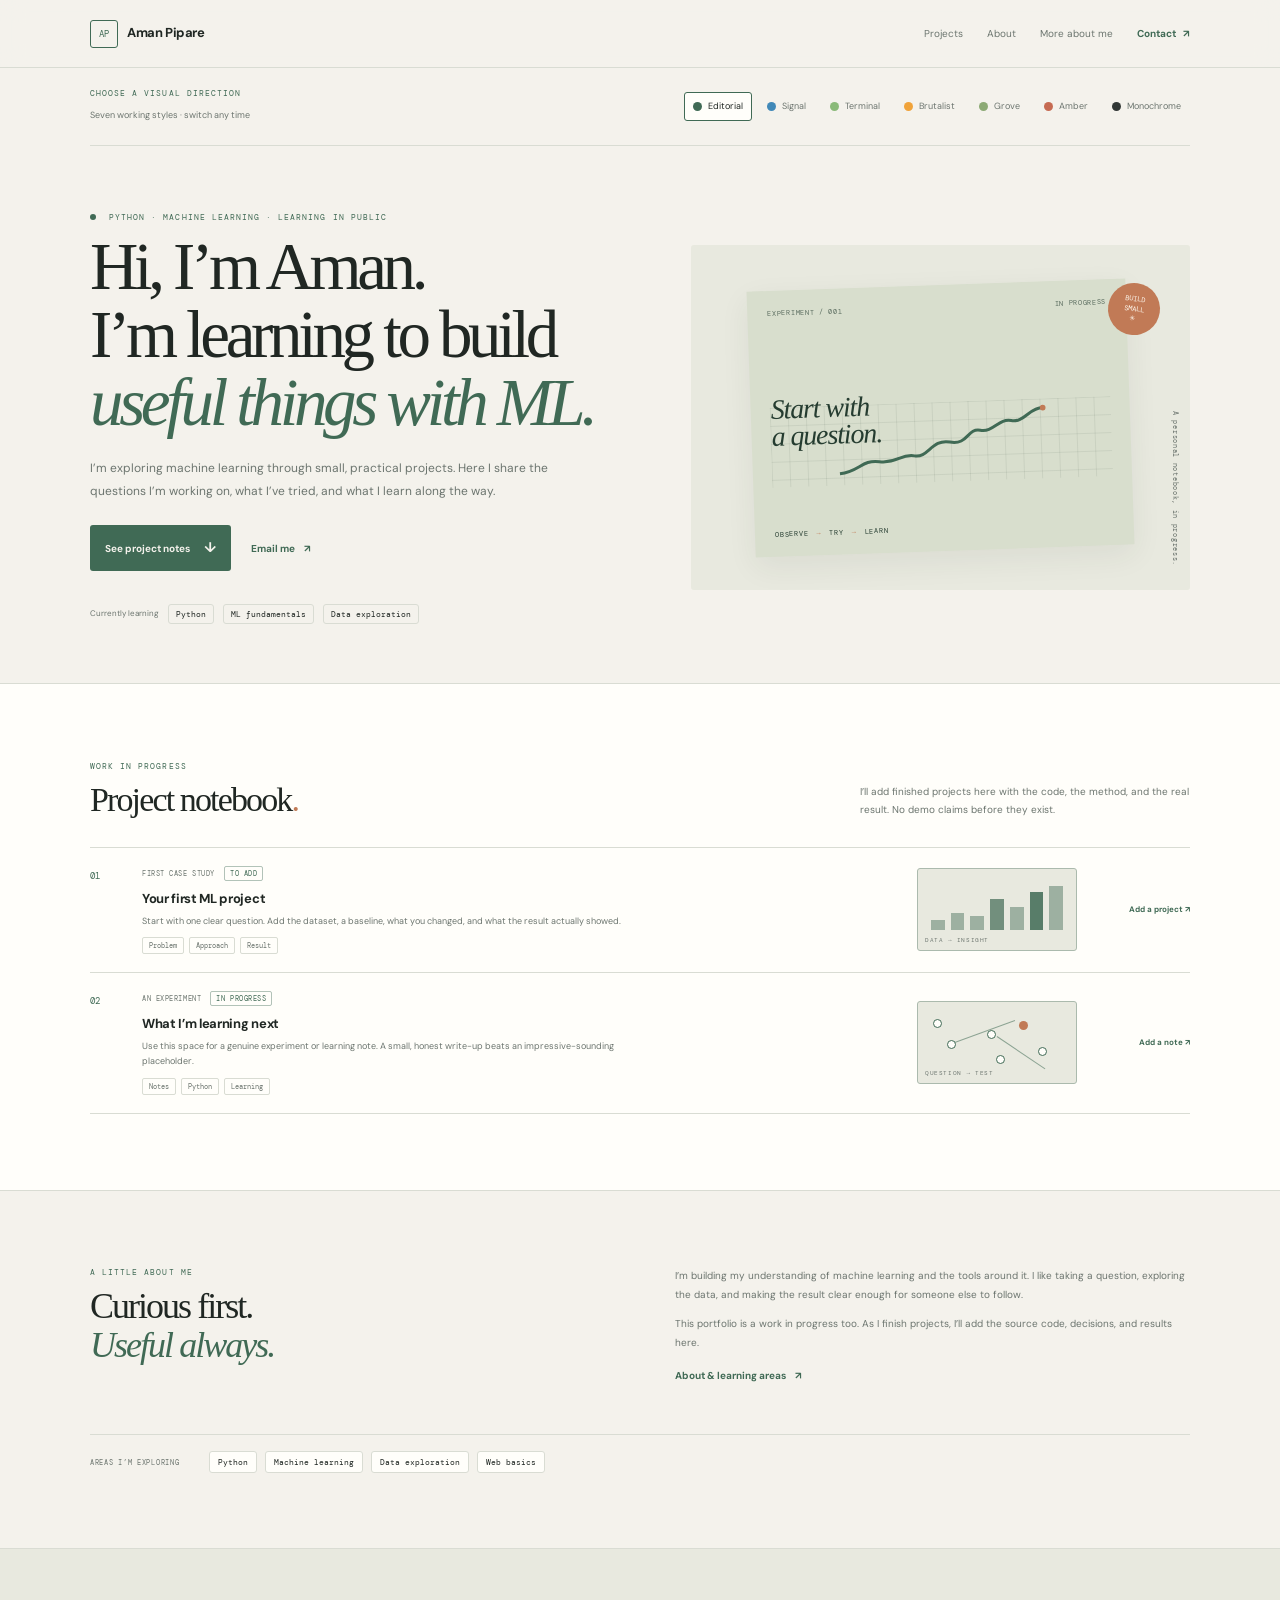
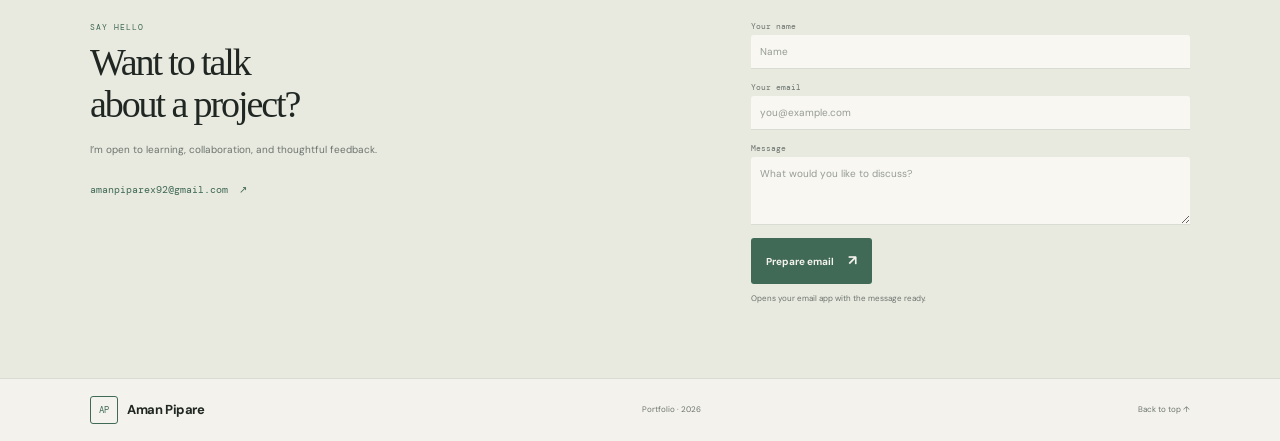
<file: portfolio-website/index.html>
<!doctype html>
<html lang="en">
<head>
  <meta charset="utf-8"><meta name="viewport" content="width=device-width, initial-scale=1"><meta name="theme-color" content="#f5f2eb">
  <meta name="description" content="Aman Pipare — learning machine learning through small, practical projects.">
  <title>Aman Pipare — Portfolio</title>
  <link rel="preconnect" href="https://fonts.googleapis.com"><link rel="preconnect" href="https://fonts.gstatic.com" crossorigin>
  <link href="https://fonts.googleapis.com/css2?family=DM+Mono:wght@400;500&family=DM+Sans:wght@400;500;600;700&family=Manrope:wght@400;500;600;700;800&display=swap" rel="stylesheet">
  <link rel="stylesheet" href="styles.css"><script src="script.js" defer></script>
</head>
<body data-theme="editorial">
  <a class="skip-link" href="#main">Skip to content</a>
  <header class="site-header"><div class="container nav-wrap"><a class="brand" href="index.html"><span class="brand-mark">AP</span><span>Aman Pipare</span></a><nav class="site-nav" aria-label="Main navigation"><a href="#work">Projects</a><a href="#about">About</a><a href="about.html">More about me</a><a href="#contact">Contact <span>↗</span></a></nav></div></header>
  <main id="main">
    <section class="theme-console container" aria-labelledby="theme-title"><div class="theme-copy"><p class="eyebrow" id="theme-title">Choose a visual direction</p><span class="theme-hint">Seven working styles · switch any time</span></div><div class="theme-options" role="group" aria-label="Portfolio themes"><button class="theme-option" type="button" data-set-theme="editorial" aria-pressed="true"><i></i><span>Editorial</span></button><button class="theme-option" type="button" data-set-theme="signal" aria-pressed="false"><i></i><span>Signal</span></button><button class="theme-option" type="button" data-set-theme="terminal" aria-pressed="false"><i></i><span>Terminal</span></button><button class="theme-option" type="button" data-set-theme="brutalist" aria-pressed="false"><i></i><span>Brutalist</span></button><button class="theme-option" type="button" data-set-theme="grove" aria-pressed="false"><i></i><span>Grove</span></button><button class="theme-option" type="button" data-set-theme="amber" aria-pressed="false"><i></i><span>Amber</span></button><button class="theme-option" type="button" data-set-theme="mono" aria-pressed="false"><i></i><span>Monochrome</span></button></div></section>
    <section class="hero container"><div class="hero-copy"><p class="eyebrow"><span class="availability-dot"></span> Python · Machine learning · Learning in public</p><h1>Hi, I’m Aman.<br>I’m learning to build<br><em>useful things with ML.</em></h1><p class="hero-lede">I’m exploring machine learning through small, practical projects. Here I share the questions I’m working on, what I’ve tried, and what I learn along the way.</p><div class="hero-actions"><a class="button button-primary" href="#work">See project notes <span>↓</span></a><a class="text-link" href="mailto:amanpiparex92@gmail.com">Email me <span>↗</span></a></div><div class="hero-meta"><span>Currently learning</span><b>Python</b><b>ML fundamentals</b><b>Data exploration</b></div></div>
      <div class="hero-art" aria-label="Illustration of a small machine learning experiment"><div class="art-paper"><div class="art-top"><span>EXPERIMENT / 001</span><span>IN PROGRESS</span></div><div class="art-title">Start with<br>a question.</div><div class="art-chart"><div class="chart-grid"></div><svg viewBox="0 0 360 140" role="img" aria-label="Decorative learning curve illustration"><path class="chart-path" d="M0 120 C35 117 39 96 70 101 S108 88 132 93 S163 64 195 71 S226 47 249 52 S282 32 304 37 S337 15 360 16"/><circle class="chart-point" cx="360" cy="16" r="5"/></svg></div><div class="art-footer"><span>OBSERVE</span><i>→</i><span>TRY</span><i>→</i><span>LEARN</span></div></div><span class="art-sticker">BUILD<br>SMALL<br>✳</span><span class="art-side-note">A personal notebook, in progress.</span></div></section>
    <section class="work-section" id="work"><div class="container"><div class="section-heading"><div><p class="eyebrow">Work in progress</p><h2>Project notebook<span class="accent-mark">.</span></h2></div><p class="section-intro">I’ll add finished projects here with the code, the method, and the real result. No demo claims before they exist.</p></div><div class="project-list"><article class="project-row"><div class="project-index">01</div><div class="project-copy"><div class="project-meta"><span>FIRST CASE STUDY</span><span class="status-pill">TO ADD</span></div><h3>Your first ML project</h3><p>Start with one clear question. Add the dataset, a baseline, what you changed, and what the result actually showed.</p><div class="tag-list"><span>Problem</span><span>Approach</span><span>Result</span></div></div><div class="project-visual visual-one" aria-hidden="true"><div class="visual-bars"><i></i><i></i><i></i><i></i><i></i><i></i><i></i></div><span>DATA → INSIGHT</span></div><a class="project-arrow" href="mailto:amanpiparex92@gmail.com?subject=Project%20portfolio">Add a project ↗</a></article><article class="project-row"><div class="project-index">02</div><div class="project-copy"><div class="project-meta"><span>AN EXPERIMENT</span><span class="status-pill">IN PROGRESS</span></div><h3>What I’m learning next</h3><p>Use this space for a genuine experiment or learning note. A small, honest write-up beats an impressive-sounding placeholder.</p><div class="tag-list"><span>Notes</span><span>Python</span><span>Learning</span></div></div><div class="project-visual visual-two" aria-hidden="true"><div class="node-map"><i></i><i></i><i></i><i></i><i></i><b></b></div><span>QUESTION → TEST</span></div><a class="project-arrow" href="mailto:amanpiparex92@gmail.com?subject=Portfolio%20note">Add a note ↗</a></article></div></div></section>
    <section class="about-section" id="about"><div class="container about-layout"><div><p class="eyebrow">A little about me</p><h2>Curious first.<br><em>Useful always.</em></h2></div><div class="about-text"><p>I’m building my understanding of machine learning and the tools around it. I like taking a question, exploring the data, and making the result clear enough for someone else to follow.</p><p>This portfolio is a work in progress too. As I finish projects, I’ll add the source code, decisions, and results here.</p><a class="text-link" href="about.html">About &amp; learning areas <span>↗</span></a></div></div><div class="container skills-line"><span>AREAS I’M EXPLORING</span><div><b>Python</b><b>Machine learning</b><b>Data exploration</b><b>Web basics</b></div></div></section>
    <section class="contact-section" id="contact"><div class="container contact-layout"><div><p class="eyebrow">Say hello</p><h2>Want to talk<br>about a project?</h2><p class="contact-note">I’m open to learning, collaboration, and thoughtful feedback.</p><a class="email-link" href="mailto:amanpiparex92@gmail.com">amanpiparex92@gmail.com <span>↗</span></a></div><form class="contact-form" id="contact-form"><label for="name">Your name</label><input id="name" name="name" autocomplete="name" placeholder="Name" required><label for="email">Your email</label><input id="email" name="email" type="email" autocomplete="email" placeholder="you@example.com" required><label for="message">Message</label><textarea id="message" name="message" rows="3" placeholder="What would you like to discuss?" required></textarea><button class="button button-primary" type="submit">Prepare email <span>↗</span></button><p class="form-note" id="form-note" aria-live="polite">Opens your email app with the message ready.</p></form></div></section>
  </main><footer class="site-footer"><div class="container footer-inner"><a class="brand" href="index.html"><span class="brand-mark">AP</span><span>Aman Pipare</span></a><span>Portfolio · <span data-year></span></span><a href="#main">Back to top ↑</a></div></footer>
</body></html>
</file>
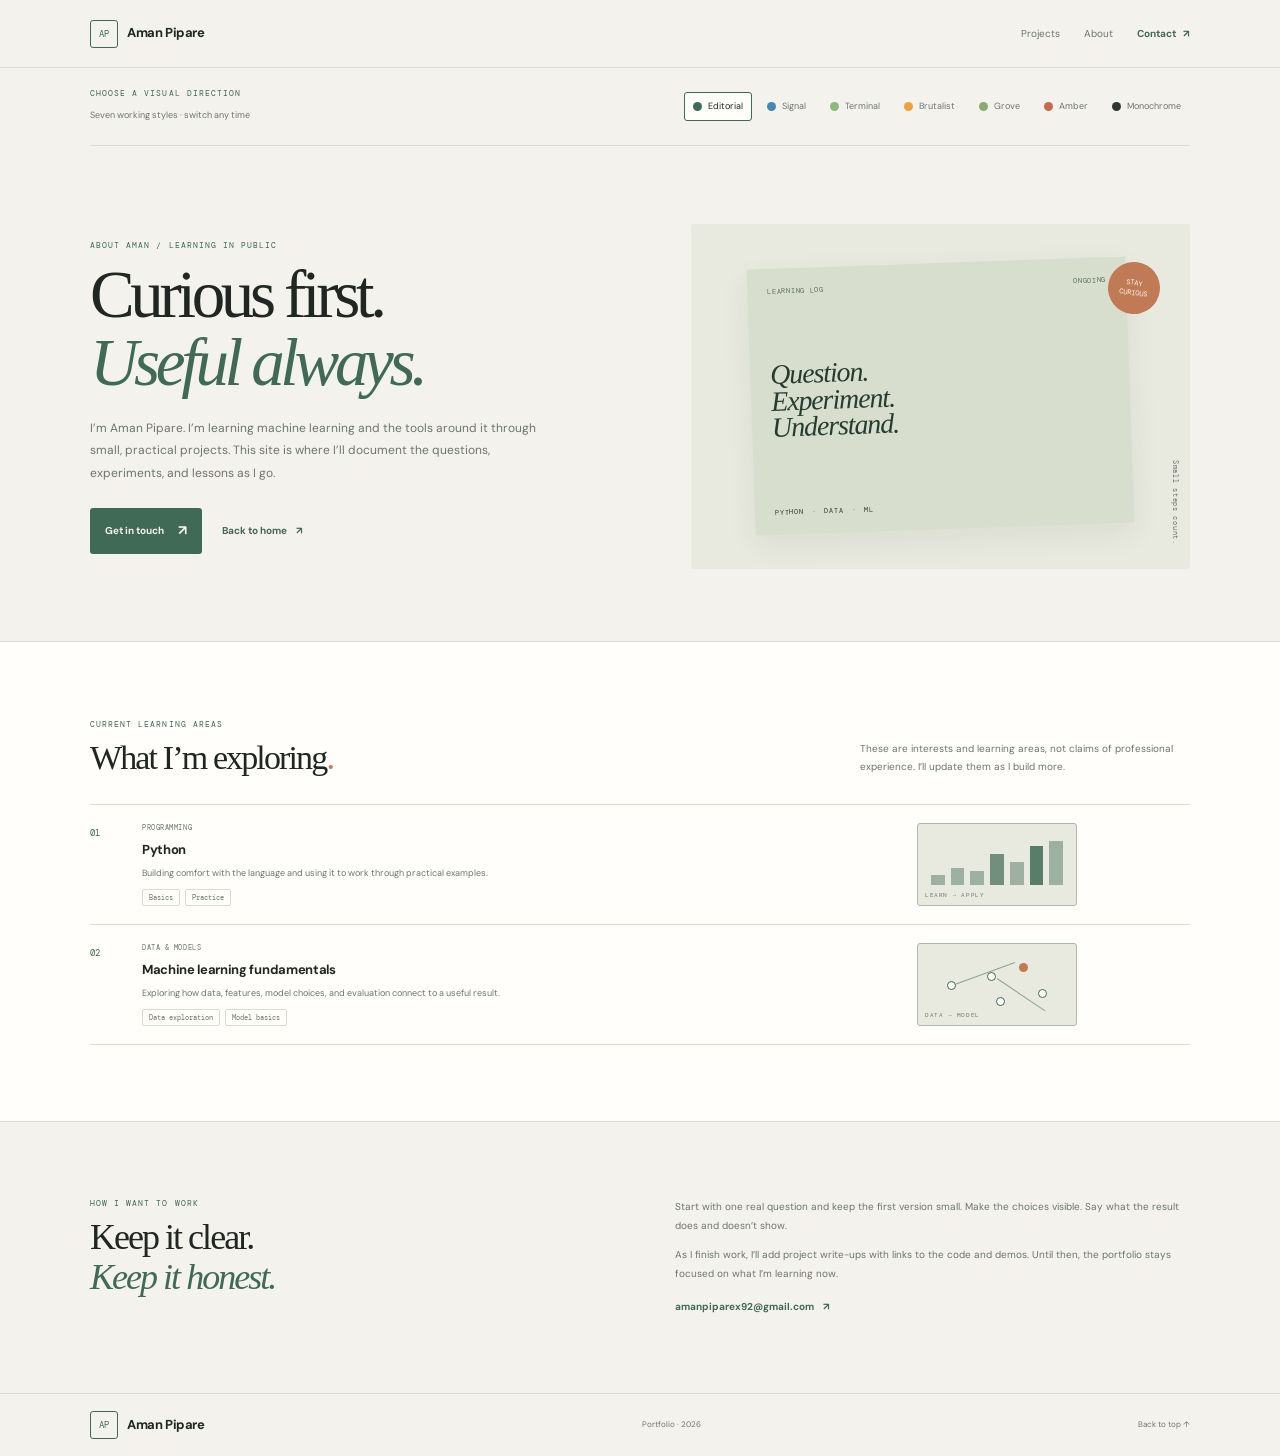
<file: portfolio-website/about.html>
<!doctype html>
<html lang="en"><head><meta charset="utf-8"><meta name="viewport" content="width=device-width, initial-scale=1"><meta name="theme-color" content="#f4f2ec"><meta name="description" content="About Aman Pipare and current learning areas in Python and machine learning."><title>About — Aman Pipare</title><link rel="preconnect" href="https://fonts.googleapis.com"><link rel="preconnect" href="https://fonts.gstatic.com" crossorigin><link href="https://fonts.googleapis.com/css2?family=DM+Mono:wght@400;500&family=DM+Sans:wght@400;500;600;700&family=Manrope:wght@400;500;600;700;800&display=swap" rel="stylesheet"><link rel="stylesheet" href="styles.css"><script src="script.js" defer></script></head>
<body data-theme="editorial"><a class="skip-link" href="#main">Skip to content</a><header class="site-header"><div class="container nav-wrap"><a class="brand" href="index.html"><span class="brand-mark">AP</span><span>Aman Pipare</span></a><nav class="site-nav" aria-label="Main navigation"><a href="index.html#work">Projects</a><a href="about.html">About</a><a href="index.html#contact">Contact <span>↗</span></a></nav></div></header>
<main id="main"><section class="theme-console container" aria-labelledby="theme-title"><div class="theme-copy"><p class="eyebrow" id="theme-title">Choose a visual direction</p><span class="theme-hint">Seven working styles · switch any time</span></div><div class="theme-options" role="group" aria-label="Portfolio themes"><button class="theme-option" type="button" data-set-theme="editorial" aria-pressed="true"><i></i><span>Editorial</span></button><button class="theme-option" type="button" data-set-theme="signal" aria-pressed="false"><i></i><span>Signal</span></button><button class="theme-option" type="button" data-set-theme="terminal" aria-pressed="false"><i></i><span>Terminal</span></button><button class="theme-option" type="button" data-set-theme="brutalist" aria-pressed="false"><i></i><span>Brutalist</span></button><button class="theme-option" type="button" data-set-theme="grove" aria-pressed="false"><i></i><span>Grove</span></button><button class="theme-option" type="button" data-set-theme="amber" aria-pressed="false"><i></i><span>Amber</span></button><button class="theme-option" type="button" data-set-theme="mono" aria-pressed="false"><i></i><span>Monochrome</span></button></div></section>
<section class="hero container"><div class="hero-copy"><p class="eyebrow">About Aman / learning in public</p><h1>Curious first.<br><em>Useful always.</em></h1><p class="hero-lede">I’m Aman Pipare. I’m learning machine learning and the tools around it through small, practical projects. This site is where I’ll document the questions, experiments, and lessons as I go.</p><div class="hero-actions"><a class="button button-primary" href="mailto:amanpiparex92@gmail.com">Get in touch <span>↗</span></a><a class="text-link" href="index.html">Back to home <span>↗</span></a></div></div><div class="hero-art about-art"><div class="art-paper"><div class="art-top"><span>LEARNING LOG</span><span>ONGOING</span></div><div class="art-title">Question.<br>Experiment.<br>Understand.</div><div class="art-footer"><span>PYTHON</span><i>·</i><span>DATA</span><i>·</i><span>ML</span></div></div><span class="art-sticker">STAY<br>CURIOUS</span><span class="art-side-note">Small steps count.</span></div></section>
<section class="work-section"><div class="container"><div class="section-heading"><div><p class="eyebrow">Current learning areas</p><h2>What I’m exploring<span class="accent-mark">.</span></h2></div><p class="section-intro">These are interests and learning areas, not claims of professional experience. I’ll update them as I build more.</p></div><div class="project-list"><article class="project-row"><div class="project-index">01</div><div class="project-copy"><div class="project-meta"><span>PROGRAMMING</span></div><h3>Python</h3><p>Building comfort with the language and using it to work through practical examples.</p><div class="tag-list"><span>Basics</span><span>Practice</span></div></div><div class="project-visual visual-one" aria-hidden="true"><div class="visual-bars"><i></i><i></i><i></i><i></i><i></i><i></i><i></i></div><span>LEARN → APPLY</span></div></article><article class="project-row"><div class="project-index">02</div><div class="project-copy"><div class="project-meta"><span>DATA &amp; MODELS</span></div><h3>Machine learning fundamentals</h3><p>Exploring how data, features, model choices, and evaluation connect to a useful result.</p><div class="tag-list"><span>Data exploration</span><span>Model basics</span></div></div><div class="project-visual visual-two" aria-hidden="true"><div class="node-map"><i></i><i></i><i></i><i></i><b></b></div><span>DATA → MODEL</span></div></article></div></div></section>
<section class="about-section"><div class="container about-layout"><div><p class="eyebrow">How I want to work</p><h2>Keep it clear.<br><em>Keep it honest.</em></h2></div><div class="about-text"><p>Start with one real question and keep the first version small. Make the choices visible. Say what the result does and doesn’t show.</p><p>As I finish work, I’ll add project write-ups with links to the code and demos. Until then, the portfolio stays focused on what I’m learning now.</p><a class="text-link" href="mailto:amanpiparex92@gmail.com">amanpiparex92@gmail.com <span>↗</span></a></div></div></section></main>
<footer class="site-footer"><div class="container footer-inner"><a class="brand" href="index.html"><span class="brand-mark">AP</span><span>Aman Pipare</span></a><span>Portfolio · <span data-year></span></span><a href="#main">Back to top ↑</a></div></footer></body></html>
</file>
<file: portfolio-website/styles.css>
:root{--bg:#f4f2ec;--surface:#fffefa;--surface-2:#ecebe3;--ink:#202723;--muted:#6c756f;--accent:#406a55;--accent-2:#c17a56;--line:#d9dcd3;--display:Georgia,'Times New Roman',serif;--body:'DM Sans',Arial,sans-serif;--mono:'DM Mono',monospace;--radius:3px;--shadow:0 10px 30px #27362b12;--hero-bg:#e8e9df;--art-bg:#d8decd;--art-ink:#253c30}*{box-sizing:border-box}html{scroll-behavior:smooth}body{margin:0;background:var(--bg);color:var(--ink);font:14px/1.7 var(--body);transition:background .25s,color .25s}a{color:inherit;text-decoration:none}button,input,textarea{font:inherit}.container{width:min(1100px,calc(100% - 52px));margin:auto}.skip-link{position:absolute;left:-999px;top:8px;z-index:30;padding:10px;background:var(--ink);color:var(--bg)}.skip-link:focus{left:8px}.site-header{height:68px;position:sticky;top:0;z-index:15;background:color-mix(in srgb,var(--bg) 92%,transparent);backdrop-filter:blur(12px);border-bottom:1px solid var(--line)}.nav-wrap{height:100%;display:flex;justify-content:space-between;align-items:center}.brand{display:flex;align-items:center;gap:9px;font-size:13px;font-weight:700;letter-spacing:-.03em}.brand-mark{width:28px;height:28px;display:grid;place-items:center;border:1px solid var(--accent);color:var(--accent);font:9px var(--mono);border-radius:var(--radius)}.site-nav{display:flex;align-items:center;gap:24px;font-size:10px;color:var(--muted)}.site-nav a:hover{color:var(--accent)}.site-nav a:last-child{color:var(--accent);font-weight:700}.site-nav a span{margin-left:5px}.theme-console{display:flex;align-items:center;justify-content:space-between;gap:18px;padding-block:19px;border-bottom:1px solid var(--line)}.theme-copy{min-width:142px}.eyebrow{margin:0 0 9px;font:8px/1.5 var(--mono);letter-spacing:.13em;text-transform:uppercase;color:var(--accent)}.theme-copy .eyebrow{margin:0 0 3px}.theme-hint{font-size:9px;color:var(--muted)}.theme-options{display:flex;align-items:center;justify-content:flex-end;gap:6px;flex-wrap:wrap}.theme-option{display:flex;align-items:center;gap:6px;padding:6px 8px;border:1px solid transparent;background:transparent;color:var(--muted);font-size:9px;border-radius:var(--radius);cursor:pointer}.theme-option:hover{border-color:var(--line);color:var(--ink)}.theme-option[aria-pressed=true]{border-color:var(--accent);color:var(--ink);background:var(--surface)}.theme-option i{width:9px;height:9px;border-radius:50%;background:#406a55}.theme-option:nth-child(2) i{background:#4189b8}.theme-option:nth-child(3) i{background:#8aba79}.theme-option:nth-child(4) i{background:#f0a33a}.theme-option:nth-child(5) i{background:#8caa75}.theme-option:nth-child(6) i{background:#c66b52}.theme-option:nth-child(7) i{background:#313735}.hero{min-height:495px;padding-block:65px 59px;display:grid;grid-template-columns:1.05fr .95fr;gap:50px;align-items:center}.availability-dot{display:inline-block;width:6px;height:6px;border-radius:50%;background:var(--accent);margin-right:7px}.hero h1{font:400 clamp(42px,5.7vw,67px)/1.02 var(--display);letter-spacing:-.065em;margin:0 0 20px}.hero h1 em{color:var(--accent);font-style:italic}.hero-lede{max-width:470px;color:var(--muted);font-size:12px;line-height:1.9;margin:0}.hero-actions{display:flex;align-items:center;gap:20px;margin-top:23px}.button{display:inline-flex;align-items:center;justify-content:center;gap:14px;padding:10px 14px;border-radius:var(--radius);border:1px solid transparent;background:var(--accent);color:var(--bg);font-size:10px;font-weight:700;transition:transform .16s,background .2s}.button:hover{transform:translateY(-2px)}.button span{font-size:14px}.text-link{font-size:10px;font-weight:700;color:var(--accent)}.text-link span{margin-left:7px}.hero-meta{display:flex;gap:9px;align-items:center;flex-wrap:wrap;margin-top:33px;color:var(--muted);font-size:8px}.hero-meta b{font:8px var(--mono);font-weight:400;color:var(--ink);padding:4px 7px;border:1px solid var(--line);border-radius:var(--radius)}.hero-art{position:relative;height:345px;display:grid;place-items:center;background:var(--hero-bg);border-radius:var(--radius);overflow:hidden}.art-paper{position:relative;width:76%;height:77%;padding:18px 20px;background:var(--art-bg);color:var(--art-ink);box-shadow:var(--shadow);transform:rotate(-2deg);display:flex;flex-direction:column;justify-content:space-between}.art-top{display:flex;justify-content:space-between;font:7px var(--mono);letter-spacing:.1em;opacity:.7}.art-title{font:italic 28px/.95 var(--display);letter-spacing:-.04em}.art-chart{position:absolute;left:19px;right:19px;top:44%;height:30%;overflow:hidden}.chart-grid{position:absolute;inset:0;background-image:linear-gradient(#21382c14 1px,transparent 1px),linear-gradient(90deg,#21382c14 1px,transparent 1px);background-size:18px 18px}.art-chart svg{position:relative;width:100%;height:100%;overflow:visible}.chart-path{fill:none;stroke:var(--accent);stroke-width:3;vector-effect:non-scaling-stroke}.chart-point{fill:var(--accent-2)}.art-footer{display:flex;align-items:center;gap:8px;font:7px var(--mono);letter-spacing:.11em}.art-footer i{font-style:normal;color:var(--accent-2)}.art-sticker{position:absolute;right:6%;top:11%;width:52px;height:52px;border-radius:50%;display:grid;place-content:center;text-align:center;background:var(--accent-2);color:#fff9ef;font:7px/1.4 var(--mono);transform:rotate(8deg)}.art-side-note{position:absolute;right:2%;bottom:7%;writing-mode:vertical-rl;font:7px var(--mono);letter-spacing:.1em;color:var(--muted)}.work-section{padding-block:76px;background:var(--surface);border-block:1px solid var(--line)}.section-heading{display:flex;align-items:end;justify-content:space-between;gap:28px;margin-bottom:28px}.section-heading h2,.contact-layout h2{font:400 34px/1.1 var(--display);letter-spacing:-.055em;margin:0}.accent-mark{color:var(--accent-2)}.section-intro{max-width:330px;margin:0;color:var(--muted);font-size:10px;line-height:1.8}.project-list{border-top:1px solid var(--line)}.project-row{display:grid;grid-template-columns:34px 1fr 160px 95px;gap:18px;align-items:center;padding:18px 0;border-bottom:1px solid var(--line)}.project-index{align-self:start;padding-top:4px;font:9px var(--mono);color:var(--accent)}.project-meta{display:flex;align-items:center;gap:9px;font:7px var(--mono);letter-spacing:.08em;color:var(--muted)}.status-pill{color:var(--accent);border:1px solid color-mix(in srgb,var(--accent) 40%,transparent);padding:2px 5px;border-radius:2px}.project-copy h3{font-size:13px;letter-spacing:-.025em;margin:7px 0 4px}.project-copy p{max-width:510px;color:var(--muted);font-size:9px;line-height:1.7;margin:0}.tag-list{display:flex;gap:5px;flex-wrap:wrap;margin-top:8px}.tag-list span{font:7px var(--mono);color:var(--muted);border:1px solid var(--line);padding:3px 6px;border-radius:2px}.project-visual{height:83px;position:relative;border:1px solid color-mix(in srgb,var(--accent) 30%,var(--line));background:var(--hero-bg);overflow:hidden;border-radius:var(--radius)}.project-visual>span{position:absolute;bottom:6px;left:7px;color:var(--muted);font:6px var(--mono);letter-spacing:.1em}.visual-bars{position:absolute;inset:17px 13px 20px;display:flex;align-items:end;gap:6px}.visual-bars i{height:23%;flex:1;background:var(--accent);opacity:.45}.visual-bars i:nth-child(2){height:40%}.visual-bars i:nth-child(3){height:33%}.visual-bars i:nth-child(4){height:70%;opacity:.7}.visual-bars i:nth-child(5){height:53%}.visual-bars i:nth-child(6){height:88%;opacity:.85}.visual-bars i:nth-child(7){height:100%}.node-map{position:absolute;inset:17px 15px 19px}.node-map:before,.node-map:after{content:"";position:absolute;background:var(--accent);height:1px;transform-origin:left;opacity:.55}.node-map:before{width:52%;left:15%;top:52%;transform:rotate(-20deg)}.node-map:after{width:45%;left:50%;top:38%;transform:rotate(34deg)}.node-map i,.node-map b{position:absolute;width:9px;height:9px;border:1px solid var(--accent);background:var(--surface);border-radius:50%}.node-map i:nth-child(1){left:11%;top:45%}.node-map i:nth-child(2){left:42%;top:24%}.node-map i:nth-child(3){right:11%;top:61%}.node-map i:nth-child(4){left:49%;bottom:0}.node-map b{left:67%;top:4%;background:var(--accent-2);border:0}.project-arrow{font-size:8px;font-weight:700;color:var(--accent);text-align:right;white-space:nowrap}.project-arrow:hover{text-decoration:underline;text-underline-offset:3px}.about-section{padding-block:75px}.about-layout{display:grid;grid-template-columns:1fr 1fr;gap:70px;align-items:start}.about-layout h2{font:400 36px/1.1 var(--display);letter-spacing:-.055em;margin:0}.about-layout h2 em{font-style:italic;color:var(--accent)}.about-text p{font-size:10px;color:var(--muted);line-height:1.9;margin:0 0 10px}.about-text .text-link{display:inline-block;margin-top:5px}.skills-line{margin-top:48px;padding-top:16px;border-top:1px solid var(--line);display:flex;align-items:center;gap:30px}.skills-line>span{font:7px var(--mono);letter-spacing:.1em;color:var(--muted);white-space:nowrap}.skills-line>div{display:flex;gap:8px;flex-wrap:wrap}.skills-line b{font:8px var(--mono);font-weight:400;padding:5px 8px;background:var(--surface);border:1px solid var(--line);border-radius:var(--radius)}.contact-section{padding-block:72px;background:var(--hero-bg);border-top:1px solid var(--line)}.contact-layout{display:grid;grid-template-columns:1fr .75fr;gap:75px}.contact-layout h2{font-size:38px}.contact-note{font-size:10px;color:var(--muted);margin:15px 0}.email-link{display:inline-block;font:10px var(--mono);color:var(--accent);margin-top:10px}.email-link span{margin-left:5px}.contact-form{display:flex;flex-direction:column}.contact-form label{font:8px var(--mono);color:var(--muted);margin:0 0 4px}.contact-form input,.contact-form textarea{border:0;border-bottom:1px solid var(--line);background:color-mix(in srgb,var(--surface) 70%,transparent);border-radius:var(--radius) var(--radius) 0 0;color:var(--ink);outline:0;padding:8px 9px;font-size:10px;margin-bottom:13px;resize:vertical}.contact-form input:focus,.contact-form textarea:focus{border-color:var(--accent)}.contact-form input::placeholder,.contact-form textarea::placeholder{color:color-mix(in srgb,var(--muted) 70%,transparent)}.contact-form .button{align-self:flex-start;cursor:pointer}.form-note{font-size:8px;color:var(--muted);margin:8px 0 0}.site-footer{border-top:1px solid var(--line)}.footer-inner{min-height:62px;display:flex;align-items:center;justify-content:space-between;font-size:8px;color:var(--muted)}.footer-inner .brand{color:var(--ink)}
/* Seven visual directions */
body[data-theme="signal"]{--bg:#101a24;--surface:#15222d;--surface-2:#1c2d39;--ink:#edf2f3;--muted:#a3b2bb;--accent:#6bb8dd;--accent-2:#e7a276;--line:#344651;--display:'Manrope',Arial,sans-serif;--radius:5px;--shadow:0 12px 28px #050c1266;--hero-bg:#1c2d39;--art-bg:#274659;--art-ink:#edf5f5}body[data-theme="signal"] .hero h1 em,body[data-theme="signal"] .about-layout h2 em{font-style:normal}body[data-theme="signal"] .art-paper{transform:rotate(2deg);border:1px solid #8cb9c655}
body[data-theme="terminal"]{--bg:#101510;--surface:#161d17;--surface-2:#202920;--ink:#d9e4d5;--muted:#96a692;--accent:#9bd47e;--accent-2:#d8bf6e;--line:#344333;--display:var(--mono);--body:var(--mono);--radius:0px;--shadow:6px 6px 0 #060a06;--hero-bg:#182119;--art-bg:#212c20;--art-ink:#d9e4d5}body[data-theme="terminal"] .hero h1{font-size:clamp(31px,4.4vw,48px);line-height:1.22;letter-spacing:-.07em}body[data-theme="terminal"] .hero h1 em{font-style:normal}body[data-theme="terminal"] .art-paper{transform:none;border:1px dashed #809778}body[data-theme="terminal"] .theme-option,body[data-theme="terminal"] .site-nav,body[data-theme="terminal"] .project-copy p{font-family:var(--mono)}
body[data-theme="brutalist"]{--bg:#f5c94f;--surface:#ffe88e;--surface-2:#f2b93e;--ink:#161616;--muted:#4c4230;--accent:#df4c2d;--accent-2:#315eae;--line:#191919;--display:'Manrope',Arial,sans-serif;--body:'DM Sans',Arial,sans-serif;--radius:0px;--shadow:6px 6px 0 #171717;--hero-bg:#efb831;--art-bg:#f8df82;--art-ink:#161616}body[data-theme="brutalist"] .site-header{border-bottom:2px solid var(--ink)}body[data-theme="brutalist"] .hero h1,body[data-theme="brutalist"] .section-heading h2,body[data-theme="brutalist"] .contact-layout h2{font-weight:800;letter-spacing:-.075em}body[data-theme="brutalist"] .hero h1 em,body[data-theme="brutalist"] .about-layout h2 em{font-family:var(--display);font-style:normal;color:var(--accent)}body[data-theme="brutalist"] .button{box-shadow:3px 3px 0 var(--ink)}body[data-theme="brutalist"] .project-row{border-bottom:2px solid var(--ink)}
body[data-theme="grove"]{--bg:#e7eee5;--surface:#f5f8f1;--surface-2:#d8e3d4;--ink:#263d32;--muted:#687b6d;--accent:#527c5c;--accent-2:#bf7952;--line:#c8d5c8;--display:Georgia,'Times New Roman',serif;--radius:14px;--shadow:0 10px 25px #394d3d12;--hero-bg:#d9e4d6;--art-bg:#c8d9c4;--art-ink:#2c4937}body[data-theme="grove"] .hero-art{border-radius:38% 12px 38% 12px}body[data-theme="grove"] .art-paper{border-radius:35% 10px 35% 10px;transform:rotate(1deg)}body[data-theme="grove"] .project-visual{border-radius:12px}
body[data-theme="amber"]{--bg:#f4e6d7;--surface:#fcf3e9;--surface-2:#f0d5c2;--ink:#34251f;--muted:#846e62;--accent:#bd5439;--accent-2:#d29b4c;--line:#dfc9b9;--display:Georgia,'Times New Roman',serif;--radius:4px;--shadow:0 10px 28px #54332418;--hero-bg:#ead0ba;--art-bg:#d7ac87;--art-ink:#3d2920}body[data-theme="amber"] .hero h1 em,body[data-theme="amber"] .about-layout h2 em{color:var(--accent);font-weight:400}body[data-theme="amber"] .art-paper{transform:rotate(3deg)}
body[data-theme="mono"]{--bg:#e5e5e0;--surface:#f6f6f2;--surface-2:#d9dad4;--ink:#202321;--muted:#6d7470;--accent:#2b3432;--accent-2:#89918c;--line:#c4c8c2;--display:'Manrope',Arial,sans-serif;--radius:2px;--shadow:0 9px 25px #252b2815;--hero-bg:#d9dcd7;--art-bg:#c9cfca;--art-ink:#252b27}body[data-theme="mono"] .hero h1 em,body[data-theme="mono"] .about-layout h2 em{font-style:normal;font-weight:600}body[data-theme="mono"] .availability-dot{border-radius:0}
@media(max-width:900px){.container{width:min(100% - 40px,760px)}.theme-console{align-items:flex-start;flex-direction:column}.theme-options{justify-content:flex-start}.hero{gap:25px;grid-template-columns:1fr 1fr}.hero h1{font-size:clamp(38px,5.5vw,55px)}.hero-art{height:300px}.project-row{grid-template-columns:28px 1fr 130px}.project-arrow{grid-column:2/-1;text-align:left}.about-layout{gap:40px}.contact-layout{gap:45px}}
@media(max-width:600px){.container{width:calc(100% - 36px)}.site-header{height:62px}.site-nav{gap:11px;font-size:8px}.site-nav a:nth-child(3){display:none}.brand{font-size:11px}.brand-mark{width:25px;height:25px;font-size:8px}.theme-console{padding-block:13px;gap:10px}.theme-options{gap:3px}.theme-option{font-size:8px;padding:5px 6px;gap:4px}.theme-option i{width:7px;height:7px}.hero{padding-block:43px 41px;grid-template-columns:1fr;gap:24px}.hero h1{font-size:clamp(39px,10.4vw,55px)}.hero-lede{font-size:11px}.hero-meta{margin-top:22px}.hero-art{height:270px}.art-paper{height:77%;width:75%;padding:14px}.art-title{font-size:23px}.art-chart{left:14px;right:14px}.art-sticker{width:43px;height:43px}.work-section{padding-block:55px}.section-heading{display:block;margin-bottom:20px}.section-heading h2,.contact-layout h2{font-size:30px}.section-intro{margin-top:10px}.project-row{grid-template-columns:24px 1fr;gap:8px;padding:15px 0}.project-visual{grid-column:2;height:74px;width:min(100%,220px)}.project-arrow{grid-column:2}.project-copy h3{font-size:12px}.about-section{padding-block:55px}.about-layout{grid-template-columns:1fr;gap:20px}.about-layout h2{font-size:31px}.skills-line{margin-top:30px;align-items:flex-start;flex-direction:column;gap:11px}.skills-line>div{gap:5px}.skills-line b{font-size:7px}.contact-section{padding-block:54px}.contact-layout{grid-template-columns:1fr;gap:29px}.contact-layout h2{font-size:34px}.footer-inner{min-height:58px;gap:9px}.footer-inner>span{font-size:7px}}
@media(prefers-reduced-motion:reduce){html{scroll-behavior:auto}*,*:before,*:after{transition:none!important}}
</file>
